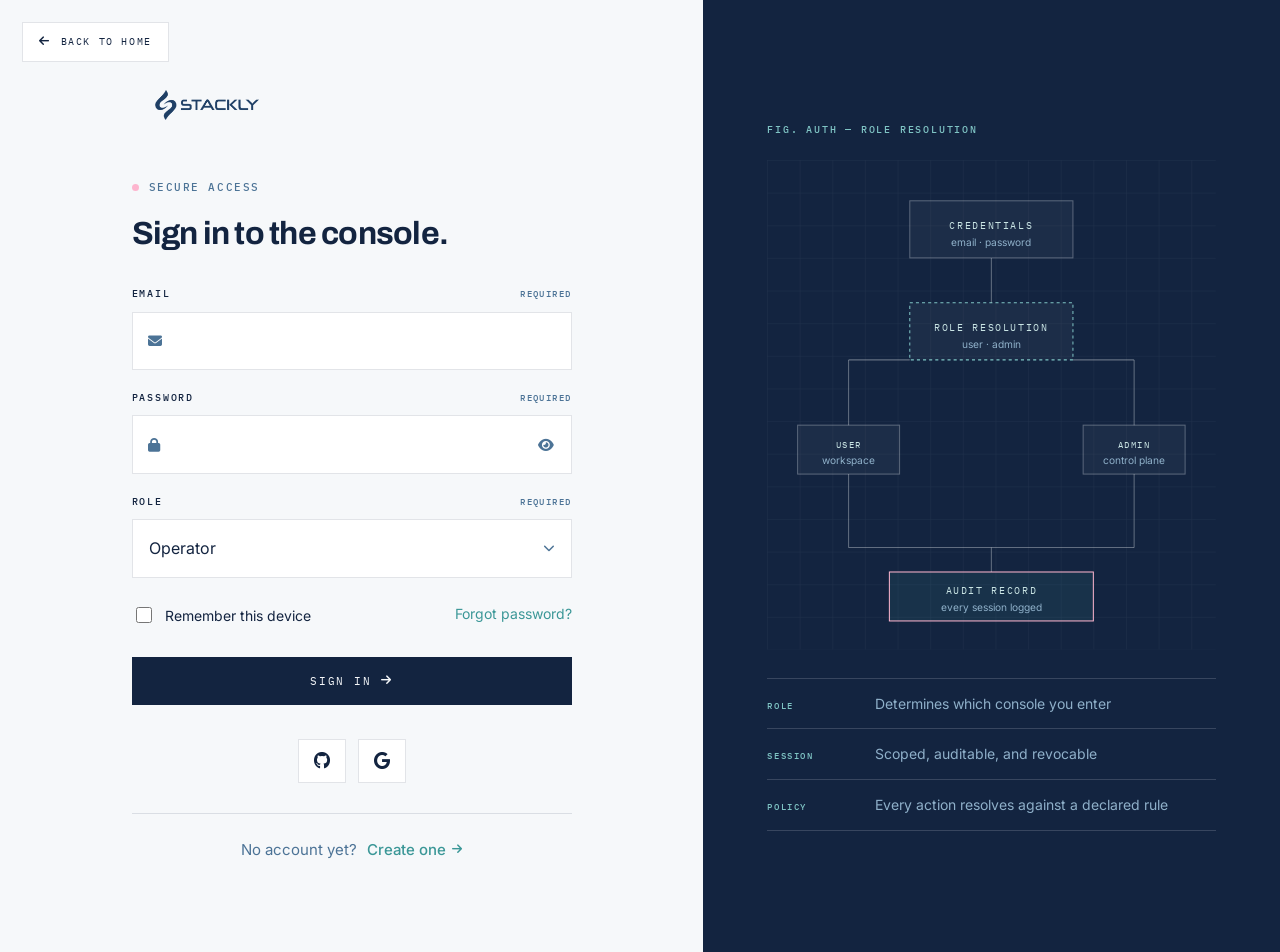
<file: html/login.html>
<!DOCTYPE html>
<html lang="en">

<head>
    <meta charset="UTF-8">
    <meta name="viewport" content="width=device-width, initial-scale=1">
    <title>Login — Stackly Enterprise Software Platform</title>
    <meta name="description" content="Sign in to the Stackly platform console.">
    <meta name="robots" content="noindex">

    <link rel="preconnect" href="https://fonts.googleapis.com">
    <link rel="preconnect" href="https://fonts.gstatic.com" crossorigin>
    <link
        href="https://fonts.googleapis.com/css2?family=Archivo:wght@500;600;700&family=IBM+Plex+Mono:wght@400;500&family=Inter:wght@400;500;600&display=swap"
        rel="stylesheet">
    <link rel="stylesheet" href="https://cdnjs.cloudflare.com/ajax/libs/font-awesome/6.5.1/css/all.min.css">
    <link rel="stylesheet" href="../global.css">
    <link rel="stylesheet" href="../css/login.css">
</head>

<body class="auth-body">

    <!-- ============================================================
     BACK TO HOME CHIP
     ============================================================ -->
    <a class="back-chip" href="../index.html">
        <i class="fa-solid fa-arrow-left" aria-hidden="true"></i>
        <span>BACK TO HOME</span>
    </a>

    <main class="auth">

        <div class="auth__grid">

            <!-- ============================================================
         FORM SIDE
         ============================================================ -->
            <section class="auth__form-side" aria-labelledby="login-title">

                <div class="auth__form-wrap">

                    <a class="brand auth__brand" href="../index.html" aria-label="Stackly — home">
                        <img class="brand__logo" src="../assets/logo.webp" alt="" width="34" height="34">
                        
                    </a>

                    <header class="auth__head">
                        <p class="auth__label mono">
                            <span class="sig-dot" aria-hidden="true"></span>
                            SECURE ACCESS
                        </p>
                        <h1 class="auth__title" id="login-title">Sign in to the console.</h1>

                    </header>

                    <form class="auth__form" id="loginForm" novalidate>

                        <!-- Email -->
                        <div class="field" data-field="email">
                            <label class="field__label" for="login-email">
                                <span class="field__label-text mono">EMAIL</span>
                                <span class="field__label-req mono">REQUIRED</span>
                            </label>
                            <div class="field__control">
                                <i class="fa-solid fa-envelope field__icon" aria-hidden="true"></i>
                                <input class="field__input" type="email" id="login-email" name="email"
                                    autocomplete="email" required aria-describedby="login-email-error">
                            </div>
                            <p class="field__error" id="login-email-error" data-error hidden></p>
                        </div>

                        <!-- Password -->
                        <div class="field" data-field="password">
                            <label class="field__label" for="login-password">
                                <span class="field__label-text mono">PASSWORD</span>
                                <span class="field__label-req mono">REQUIRED</span>
                            </label>
                            <div class="field__control">
                                <i class="fa-solid fa-lock field__icon" aria-hidden="true"></i>
                                <input class="field__input field__input--pw" type="password" id="login-password"
                                    name="password" autocomplete="current-password" required
                                    aria-describedby="login-password-error">
                                <button class="pw-toggle" type="button" id="pwToggle" aria-label="Show password"
                                    aria-pressed="false">
                                    <i class="fa-solid fa-eye" aria-hidden="true"></i>
                                </button>
                            </div>
                            <p class="field__error" id="login-password-error" data-error hidden></p>
                        </div>

                        <!-- Role (custom dropdown) -->
                        <div class="field" data-field="role">
                            <span class="field__label" id="role-label">
                                <span class="field__label-text mono">ROLE</span>
                                <span class="field__label-req mono">REQUIRED</span>
                            </span>

                            <div class="dropdown" id="roleDropdown">
                                <button class="dropdown__trigger" type="button" id="roleTrigger" aria-haspopup="listbox"
                                    aria-expanded="false" aria-labelledby="role-label roleTrigger">
                                    <span class="dropdown__value" id="roleValue" data-value="user">Operator</span>
                                    <i class="fa-solid fa-chevron-down dropdown__chev" aria-hidden="true"></i>
                                </button>

                                <div class="dropdown__menu" role="listbox" aria-labelledby="role-label" id="roleListbox"
                                    tabindex="-1">
                                    <div class="dropdown__option is-selected" role="option" aria-selected="true"
                                        data-value="user" tabindex="-1">
                                        <span class="dropdown__option-name">Operator</span>
                                        <span class="dropdown__option-desc mono">Workspace access</span>
                                    </div>
                                    <div class="dropdown__option" role="option" aria-selected="false" data-value="admin"
                                        tabindex="-1">
                                        <span class="dropdown__option-name">Administrator</span>
                                        <span class="dropdown__option-desc mono">Control plane access</span>
                                    </div>
                                </div>
                            </div>

                            <p class="field__error" id="login-role-error" data-error hidden></p>
                        </div>

                        <!-- Row: remember + forgot -->
                        <div class="auth__row">
                            <label class="check">
                                <input type="checkbox" id="login-remember" name="remember">
                                <span>Remember this device</span>
                            </label>
                            <a class="auth__link" href="../404.html">Forgot password?</a>
                        </div>

                        <!-- Submit -->
                        <button class="btn btn--primary auth__submit" type="submit">
                            SIGN IN <i class="fa-solid fa-arrow-right" aria-hidden="true"></i>
                        </button>

                        <!-- Social Sign-in options -->
                        <div class="auth__social">
                            <a class="auth__social-btn" href="../404.html" aria-label="Sign in with GitHub">
                                <i class="fa-brands fa-github" aria-hidden="true"></i>
                            </a>
                            <a class="auth__social-btn" href="../404.html" aria-label="Sign in with Google">
                                <i class="fa-brands fa-google" aria-hidden="true"></i>
                            </a>
                        </div>

                    </form>

                    <p class="auth__alt">
                        No account yet?
                        <a class="auth__alt-link" href="signup.html">
                            Create one <i class="fa-solid fa-arrow-right" aria-hidden="true"></i>
                        </a>
                    </p>

                </div>

            </section>

            <!-- ============================================================
         VISUAL SIDE
         ============================================================ -->
            <aside class="auth__visual-side" aria-hidden="true">

                <div class="auth__viz">

                    <p class="auth__viz-cap mono">FIG. AUTH — ROLE RESOLUTION</p>

                    <svg class="auth__viz-svg" viewBox="0 0 440 480" role="img"
                        aria-label="Diagram showing a login resolving into two role-based consoles">
                        <defs>
                            <pattern id="authGrid" width="32" height="32" patternUnits="userSpaceOnUse">
                                <path d="M32 0H0V32" fill="none" stroke="rgba(246,248,250,.06)" stroke-width="1" />
                            </pattern>
                        </defs>

                        <rect width="440" height="480" fill="url(#authGrid)" />

                        <!-- input -->
                        <rect class="av-node" x="140" y="40" width="160" height="56" />
                        <text class="av-label" x="220" y="68" text-anchor="middle">CREDENTIALS</text>
                        <text class="av-sub" x="220" y="84" text-anchor="middle">email · password</text>

                        <!-- role resolution -->
                        <rect class="av-node av-node--accent" x="140" y="140" width="160" height="56" />
                        <text class="av-label" x="220" y="168" text-anchor="middle">ROLE RESOLUTION</text>
                        <text class="av-sub" x="220" y="184" text-anchor="middle">user · admin</text>

                        <!-- branch -->
                        <line class="av-line" x1="220" y1="96" x2="220" y2="140" />
                        <line class="av-line" x1="140" y1="196" x2="80" y2="196" />
                        <line class="av-line" x1="80" y1="196" x2="80" y2="260" />
                        <line class="av-line" x1="300" y1="196" x2="360" y2="196" />
                        <line class="av-line" x1="360" y1="196" x2="360" y2="260" />

                        <!-- user branch -->
                        <rect class="av-node" x="30" y="260" width="100" height="48" />
                        <text class="av-label av-label--sm" x="80" y="282" text-anchor="middle">USER</text>
                        <text class="av-sub" x="80" y="298" text-anchor="middle">workspace</text>

                        <!-- admin branch -->
                        <rect class="av-node" x="310" y="260" width="100" height="48" />
                        <text class="av-label av-label--sm" x="360" y="282" text-anchor="middle">ADMIN</text>
                        <text class="av-sub" x="360" y="298" text-anchor="middle">control plane</text>

                        <!-- merge to audit -->
                        <line class="av-line" x1="80" y1="308" x2="80" y2="380" />
                        <line class="av-line" x1="360" y1="308" x2="360" y2="380" />
                        <line class="av-line" x1="80" y1="380" x2="360" y2="380" />

                        <rect class="av-node av-node--dark" x="120" y="404" width="200" height="48" />
                        <text class="av-label" x="220" y="426" text-anchor="middle">AUDIT RECORD</text>
                        <text class="av-sub" x="220" y="442" text-anchor="middle">every session logged</text>
                        <line class="av-line" x1="220" y1="380" x2="220" y2="404" />
                    </svg>

                    <ul class="auth__viz-list">
                        <li>
                            <span class="mono">ROLE</span>
                            <span>Determines which console you enter</span>
                        </li>
                        <li>
                            <span class="mono">SESSION</span>
                            <span>Scoped, auditable, and revocable</span>
                        </li>
                        <li>
                            <span class="mono">POLICY</span>
                            <span>Every action resolves against a declared rule</span>
                        </li>
                    </ul>

                </div>

            </aside>

        </div>

    </main>

    <script>
        /* ---------- Password visibility toggle ---------- */
        (function () {
            "use strict";

            var btn = document.getElementById("pwToggle");
            var input = document.getElementById("login-password");
            if (!btn || !input) return;

            btn.addEventListener("click", function () {
                var showing = input.getAttribute("type") === "text";
                input.setAttribute("type", showing ? "password" : "text");
                btn.setAttribute("aria-pressed", showing ? "false" : "true");
                btn.setAttribute("aria-label", showing ? "Show password" : "Hide password");
                var icon = btn.querySelector("i");
                if (icon) {
                    icon.classList.toggle("fa-eye", showing);
                    icon.classList.toggle("fa-eye-slash", !showing);
                }
                input.focus();
            });
        })();

        /* ---------- Custom role dropdown (listbox) ---------- */
        (function () {
            "use strict";

            var root = document.getElementById("roleDropdown");
            var trigger = document.getElementById("roleTrigger");
            var listbox = document.getElementById("roleListbox");
            var valueEl = document.getElementById("roleValue");
            var field = document.querySelector('[data-field="role"]');
            var options = listbox ? listbox.querySelectorAll('[role="option"]') : [];

            if (!root || !trigger || !listbox || !valueEl) return;

            var currentIndex = 0;
            var open = false;

            function setOpen(state) {
                open = state;
                root.classList.toggle("is-open", open);
                trigger.setAttribute("aria-expanded", open ? "true" : "false");
                if (open) {
                    var sel = getSelectedIndex();
                    if (sel > -1) { options[sel].focus(); }
                }
            }

            function getSelectedIndex() {
                for (var i = 0; i < options.length; i++) {
                    if (options[i].getAttribute("aria-selected") === "true") return i;
                }
                return 0;
            }

            function select(index) {
                if (index < 0 || index >= options.length) return;
                for (var i = 0; i < options.length; i++) {
                    var on = i === index;
                    options[i].setAttribute("aria-selected", on ? "true" : "false");
                    options[i].classList.toggle("is-selected", on);
                }
                var val = options[index].getAttribute("data-value");
                var label = options[index].querySelector(".dropdown__option-name");
                valueEl.setAttribute("data-value", val);
                valueEl.textContent = label ? label.textContent : val;
                currentIndex = index;

                if (field) {
                    field.classList.remove("has-error");
                    var err = field.querySelector(".field__error");
                    if (err) { err.textContent = ""; err.hidden = true; }
                }

                setOpen(false);
                trigger.focus();
            }

            trigger.addEventListener("click", function () {
                setOpen(!open);
            });

            trigger.addEventListener("keydown", function (e) {
                if (e.key === "ArrowDown" || e.key === "ArrowUp" || e.key === "Enter" || e.key === " ") {
                    e.preventDefault();
                    if (!open) { setOpen(true); return; }
                    var delta = (e.key === "ArrowDown" || e.key === " ") ? 1 : -1;
                    currentIndex = (currentIndex + delta + options.length) % options.length;
                    options[currentIndex].focus();
                }
                if (e.key === "Escape" && open) {
                    e.preventDefault();
                    setOpen(false);
                }
            });

            for (var i = 0; i < options.length; i++) {
                (function (opt, idx) {
                    opt.addEventListener("click", function () { select(idx); });

                    opt.addEventListener("keydown", function (e) {
                        if (e.key === "ArrowDown") {
                            e.preventDefault();
                            var n = (idx + 1) % options.length;
                            options[n].focus();
                            currentIndex = n;
                        } else if (e.key === "ArrowUp") {
                            e.preventDefault();
                            var p = (idx - 1 + options.length) % options.length;
                            options[p].focus();
                            currentIndex = p;
                        } else if (e.key === "Enter" || e.key === " ") {
                            e.preventDefault();
                            select(idx);
                        } else if (e.key === "Escape") {
                            e.preventDefault();
                            setOpen(false);
                            trigger.focus();
                        } else if (e.key === "Tab") {
                            setOpen(false);
                        }
                    });
                })(options[i], i);
            }

            document.addEventListener("click", function (e) {
                if (open && !root.contains(e.target)) { setOpen(false); }
            });
        })();

        /* ---------- Login form ---------- */
        (function () {
            "use strict";

            var form = document.getElementById("loginForm");
            if (!form) return;

            var emailField = form.querySelector('[data-field="email"]');
            var pwField = form.querySelector('[data-field="password"]');
            var roleField = form.querySelector('[data-field="role"]');

            var emailInput = form.querySelector("#login-email");
            var pwInput = form.querySelector("#login-password");
            var roleValue = form.querySelector("#roleValue");

            function getError(field) { return field ? field.querySelector(".field__error") : null; }

            function setError(field, msg) {
                if (!field) return;
                field.classList.add("has-error");
                var err = getError(field);
                if (err) { err.textContent = msg; err.hidden = false; }
            }

            function clearError(field) {
                if (!field) return;
                field.classList.remove("has-error");
                var err = getError(field);
                if (err) { err.textContent = ""; err.hidden = true; }
            }

            function isEmail(v) {
                return /^[^\s@]+@[^\s@]+\.[^\s@]{2,}$/.test(String(v).trim());
            }

            emailInput.addEventListener("input", function () { clearError(emailField); });
            pwInput.addEventListener("input", function () { clearError(pwField); });

            form.addEventListener("submit", function (e) {
                e.preventDefault();

                clearError(emailField);
                clearError(pwField);
                clearError(roleField);

                var ok = true;
                var firstInvalid = null;

                if (!emailInput.value.trim()) {
                    setError(emailField, "Email is required.");
                    ok = false; if (!firstInvalid) firstInvalid = emailInput;
                } else if (!isEmail(emailInput.value)) {
                    setError(emailField, "Enter a valid email address.");
                    ok = false; if (!firstInvalid) firstInvalid = emailInput;
                }

                if (!pwInput.value.trim()) {
                    setError(pwField, "Password is required.");
                    ok = false; if (!firstInvalid) firstInvalid = pwInput;
                }

                var role = roleValue ? roleValue.getAttribute("data-value") : "user";
                if (!role || (role !== "user" && role !== "admin")) {
                    setError(roleField, "Select a role.");
                    ok = false;
                }

                if (!ok) {
                    if (firstInvalid) { firstInvalid.focus(); }
                    return;
                }

                var email = emailInput.value.trim();

                try {
                    localStorage.setItem("stackly_user_email", email);
                    localStorage.setItem("stackly_user_role", role);
                } catch (err) { /* storage unavailable — continue anyway */ }

                window.location.href = (role === "admin") ? "admin.html" : "user.html";
            });

            /* bfcache: clear stale values */
            window.addEventListener("pageshow", function (e) {
                var nav = performance.getEntriesByType
                    ? performance.getEntriesByType("navigation")[0]
                    : null;
                var isBack = e.persisted || (nav && nav.type === "back_forward");
                if (isBack) {
                    form.reset();
                    clearError(emailField);
                    clearError(pwField);
                    clearError(roleField);
                }
            });
        })();
    </script>

</body>

</html>
</file>
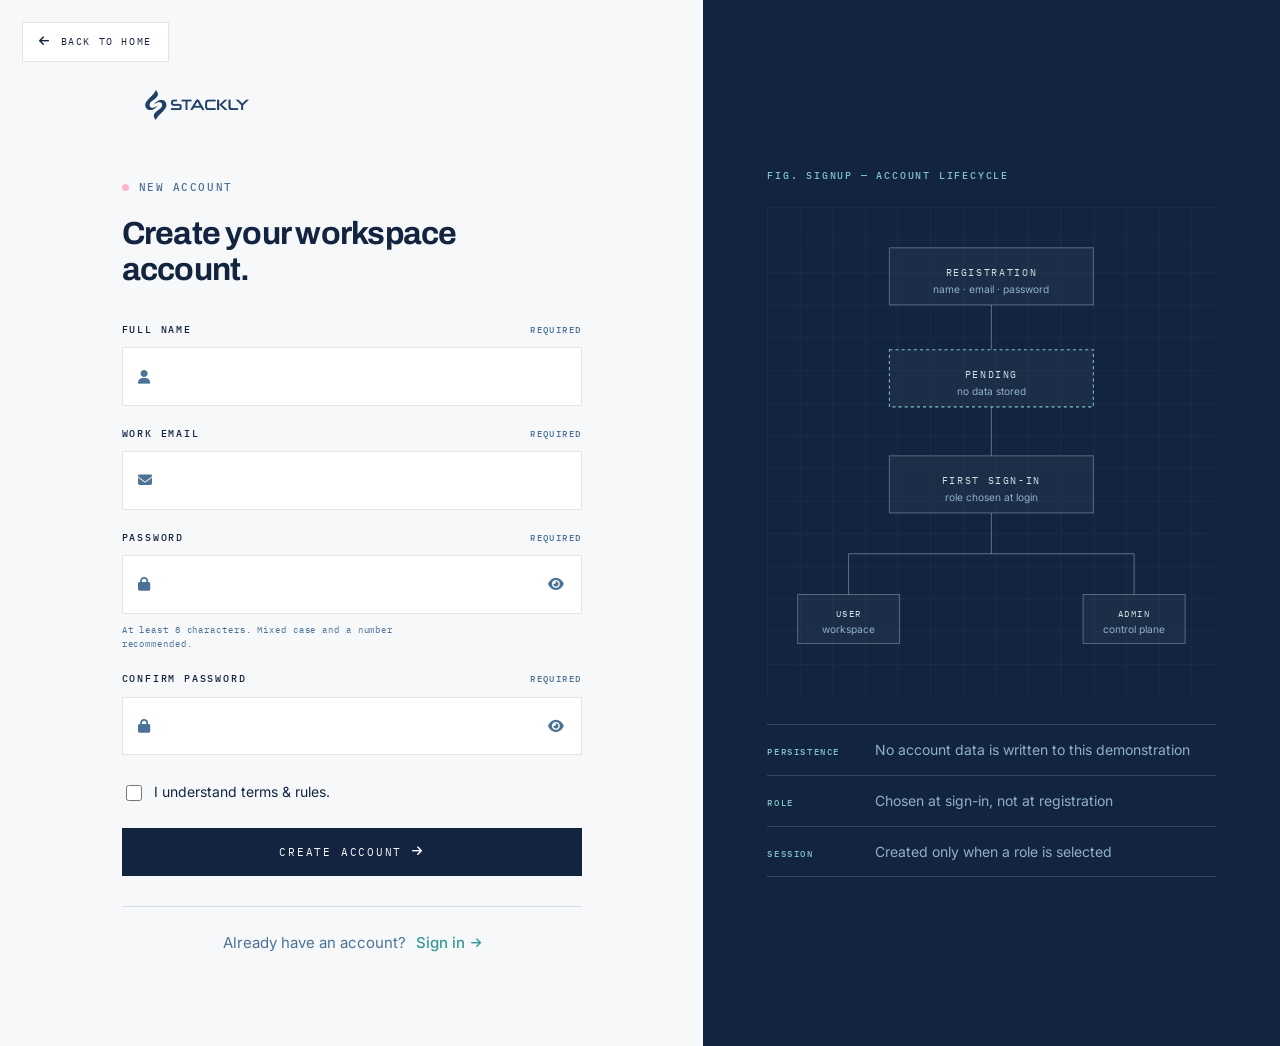
<file: html/signup.html>
<!DOCTYPE html>
<html lang="en">

<head>
    <meta charset="UTF-8">
    <meta name="viewport" content="width=device-width, initial-scale=1">
    <title>Sign up — Stackly Enterprise Software Platform</title>
    <meta name="description" content="Create a Stackly platform account.">
    <meta name="robots" content="noindex">

    <link rel="preconnect" href="https://fonts.googleapis.com">
    <link rel="preconnect" href="https://fonts.gstatic.com" crossorigin>
    <link
        href="https://fonts.googleapis.com/css2?family=Archivo:wght@500;600;700&family=IBM+Plex+Mono:wght@400;500&family=Inter:wght@400;500;600&display=swap"
        rel="stylesheet">
    <link rel="stylesheet" href="https://cdnjs.cloudflare.com/ajax/libs/font-awesome/6.5.1/css/all.min.css">
    <link rel="stylesheet" href="../global.css">
    <link rel="stylesheet" href="../css/signup.css">
</head>

<body class="auth-body">

    <!-- ============================================================
     BACK TO HOME CHIP
     ============================================================ -->
    <a class="back-chip" href="../index.html">
        <i class="fa-solid fa-arrow-left" aria-hidden="true"></i>
        <span>BACK TO HOME</span>
    </a>

    <main class="auth">

        <div class="auth__grid">

            <!-- ============================================================
         FORM SIDE
         ============================================================ -->
            <section class="auth__form-side" aria-labelledby="signup-title">

                <div class="auth__form-wrap">

                    <a class="brand auth__brand" href="../index.html" aria-label="Stackly — home">
                        <img class="brand__logo" src="../assets/logo.webp" alt="" width="34" height="34">
                       
                    </a>

                    <header class="auth__head">
                        <p class="auth__label mono">
                            <span class="sig-dot" aria-hidden="true"></span>
                            NEW ACCOUNT
                        </p>
                        <h1 class="auth__title" id="signup-title">Create your workspace account.</h1>
                    </header>

                    <form class="auth__form" id="signupForm" novalidate>

                        <!-- Name -->
                        <div class="field" data-field="name">
                            <label class="field__label" for="su-name">
                                <span class="field__label-text mono">FULL NAME</span>
                                <span class="field__label-req mono">REQUIRED</span>
                            </label>
                            <div class="field__control">
                                <i class="fa-solid fa-user field__icon" aria-hidden="true"></i>
                                <input class="field__input" type="text" id="su-name" name="name" autocomplete="name"
                                    required aria-describedby="su-name-error">
                            </div>
                            <p class="field__error" id="su-name-error" data-error hidden></p>
                        </div>

                        <!-- Email -->
                        <div class="field" data-field="email">
                            <label class="field__label" for="su-email">
                                <span class="field__label-text mono">WORK EMAIL</span>
                                <span class="field__label-req mono">REQUIRED</span>
                            </label>
                            <div class="field__control">
                                <i class="fa-solid fa-envelope field__icon" aria-hidden="true"></i>
                                <input class="field__input" type="email" id="su-email" name="email" autocomplete="email"
                                    required aria-describedby="su-email-error">
                            </div>
                            <p class="field__error" id="su-email-error" data-error hidden></p>
                        </div>

                        <!-- Password -->
                        <div class="field" data-field="password">
                            <label class="field__label" for="su-password">
                                <span class="field__label-text mono">PASSWORD</span>
                                <span class="field__label-req mono">REQUIRED</span>
                            </label>
                            <div class="field__control">
                                <i class="fa-solid fa-lock field__icon" aria-hidden="true"></i>
                                <input class="field__input field__input--pw" type="password" id="su-password"
                                    name="password" autocomplete="new-password" required minlength="8"
                                    aria-describedby="su-password-error su-password-hint">
                                <button class="pw-toggle" type="button" id="pwToggleSu" data-target="su-password"
                                    aria-label="Show password" aria-pressed="false">
                                    <i class="fa-solid fa-eye" aria-hidden="true"></i>
                                </button>
                            </div>
                            <p class="field__hint" id="su-password-hint">
                                At least 8 characters. Mixed case and a number recommended.
                            </p>
                            <p class="field__error" id="su-password-error" data-error hidden></p>
                        </div>

                        <!-- Confirm password -->
                        <div class="field" data-field="confirm">
                            <label class="field__label" for="su-confirm">
                                <span class="field__label-text mono">CONFIRM PASSWORD</span>
                                <span class="field__label-req mono">REQUIRED</span>
                            </label>
                            <div class="field__control">
                                <i class="fa-solid fa-lock field__icon" aria-hidden="true"></i>
                                <input class="field__input field__input--pw" type="password" id="su-confirm"
                                    name="confirm" autocomplete="new-password" required
                                    aria-describedby="su-confirm-error">
                                <button class="pw-toggle" type="button" id="pwToggleCf" data-target="su-confirm"
                                    aria-label="Show password" aria-pressed="false">
                                    <i class="fa-solid fa-eye" aria-hidden="true"></i>
                                </button>
                            </div>
                            <p class="field__error" id="su-confirm-error" data-error hidden></p>
                        </div>

                        <!-- Terms -->
                        <label class="consent">
                            <input type="checkbox" id="su-terms" name="terms" required>
                            <span>
                                I understand terms & rules.
                            </span>
                        </label>

                        <p class="field__error" id="su-terms-error" data-error hidden></p>

                        <!-- Submit -->
                        <button class="btn btn--primary auth__submit" type="submit">
                            CREATE ACCOUNT <i class="fa-solid fa-arrow-right" aria-hidden="true"></i>
                        </button>

 

                    </form>

                    <p class="auth__alt">
                        Already have an account?
                        <a class="auth__alt-link" href="login.html">
                            Sign in <i class="fa-solid fa-arrow-right" aria-hidden="true"></i>
                        </a>
                    </p>

                </div>

            </section>

            <!-- ============================================================
         VISUAL SIDE
         ============================================================ -->
            <aside class="auth__visual-side" aria-hidden="true">

                <div class="auth__viz">

                    <p class="auth__viz-cap mono">FIG. SIGNUP — ACCOUNT LIFECYCLE</p>

                    <svg class="auth__viz-svg" viewBox="0 0 440 480" role="img"
                        aria-label="Diagram showing account creation, activation at first sign-in, and role assignment">
                        <defs>
                            <pattern id="suGrid" width="32" height="32" patternUnits="userSpaceOnUse">
                                <path d="M32 0H0V32" fill="none" stroke="rgba(246,248,250,.06)" stroke-width="1" />
                            </pattern>
                        </defs>

                        <rect width="440" height="480" fill="url(#suGrid)" />

                        <!-- registration -->
                        <rect class="sv-node" x="120" y="40" width="200" height="56" />
                        <text class="sv-label" x="220" y="68" text-anchor="middle">REGISTRATION</text>
                        <text class="sv-sub" x="220" y="84" text-anchor="middle">name · email · password</text>

                        <!-- pending -->
                        <rect class="sv-node sv-node--accent" x="120" y="140" width="200" height="56" />
                        <text class="sv-label" x="220" y="168" text-anchor="middle">PENDING</text>
                        <text class="sv-sub" x="220" y="184" text-anchor="middle">no data stored</text>

                        <!-- role assignment at sign-in -->
                        <rect class="sv-node" x="120" y="244" width="200" height="56" />
                        <text class="sv-label" x="220" y="272" text-anchor="middle">FIRST SIGN-IN</text>
                        <text class="sv-sub" x="220" y="288" text-anchor="middle">role chosen at login</text>

                        <!-- split into two consoles -->
                        <line class="sv-line" x1="220" y1="96" x2="220" y2="140" />
                        <line class="sv-line" x1="220" y1="196" x2="220" y2="244" />
                        <line class="sv-line" x1="220" y1="300" x2="220" y2="340" />
                        <line class="sv-line" x1="220" y1="340" x2="80" y2="340" />
                        <line class="sv-line" x1="220" y1="340" x2="360" y2="340" />
                        <line class="sv-line" x1="80" y1="340" x2="80" y2="380" />
                        <line class="sv-line" x1="360" y1="340" x2="360" y2="380" />

                        <rect class="sv-node" x="30" y="380" width="100" height="48" />
                        <rect class="sv-node" x="310" y="380" width="100" height="48" />
                        <text class="sv-label sv-label--sm" x="80" y="402" text-anchor="middle">USER</text>
                        <text class="sv-sub" x="80" y="418" text-anchor="middle">workspace</text>
                        <text class="sv-label sv-label--sm" x="360" y="402" text-anchor="middle">ADMIN</text>
                        <text class="sv-sub" x="360" y="418" text-anchor="middle">control plane</text>
                    </svg>

                    <ul class="auth__viz-list">
                        <li>
                            <span class="mono">PERSISTENCE</span>
                            <span>No account data is written to this demonstration</span>
                        </li>
                        <li>
                            <span class="mono">ROLE</span>
                            <span>Chosen at sign-in, not at registration</span>
                        </li>
                        <li>
                            <span class="mono">SESSION</span>
                            <span>Created only when a role is selected</span>
                        </li>
                    </ul>

                </div>

            </aside>

        </div>

    </main>

    <script>
        /* ---------- Password visibility toggles (multiple) ---------- */
        (function () {
            "use strict";

            var toggles = document.querySelectorAll(".pw-toggle[data-target]");

            for (var i = 0; i < toggles.length; i++) {
                (function (btn) {
                    var targetId = btn.getAttribute("data-target");
                    var input = document.getElementById(targetId);
                    if (!input) return;

                    btn.addEventListener("click", function () {
                        var showing = input.getAttribute("type") === "text";
                        input.setAttribute("type", showing ? "password" : "text");
                        btn.setAttribute("aria-pressed", showing ? "false" : "true");
                        btn.setAttribute("aria-label", showing ? "Show password" : "Hide password");
                        var icon = btn.querySelector("i");
                        if (icon) {
                            icon.classList.toggle("fa-eye", showing);
                            icon.classList.toggle("fa-eye-slash", !showing);
                        }
                        input.focus();
                    });
                })(toggles[i]);
            }
        })();

        /* ---------- Signup form ---------- */
        (function () {
            "use strict";

            var form = document.getElementById("signupForm");
            if (!form) return;

            var nameField = form.querySelector('[data-field="name"]');
            var emailField = form.querySelector('[data-field="email"]');
            var pwField = form.querySelector('[data-field="password"]');
            var confirmField = form.querySelector('[data-field="confirm"]');

            var nameInput = form.querySelector("#su-name");
            var emailInput = form.querySelector("#su-email");
            var pwInput = form.querySelector("#su-password");
            var confirmInput = form.querySelector("#su-confirm");
            var termsInput = form.querySelector("#su-terms");
            var termsError = form.querySelector("#su-terms-error");

            function getError(field) { return field ? field.querySelector(".field__error") : null; }

            function setError(field, msg) {
                if (!field) return;
                field.classList.add("has-error");
                var err = getError(field);
                if (err) { err.textContent = msg; err.hidden = false; }
            }

            function clearError(field) {
                if (!field) return;
                field.classList.remove("has-error");
                var err = getError(field);
                if (err) { err.textContent = ""; err.hidden = true; }
            }

            function clearAll() {
                clearError(nameField);
                clearError(emailField);
                clearError(pwField);
                clearError(confirmField);
                if (termsError) { termsError.textContent = ""; termsError.hidden = true; }
                if (termsInput) { termsInput.closest(".consent").classList.remove("has-error"); }
            }

            function isEmail(v) {
                return /^[^\s@]+@[^\s@]+\.[^\s@]{2,}$/.test(String(v).trim());
            }

            [nameInput, emailInput, pwInput, confirmInput].forEach(function (input) {
                if (!input) return;
                input.addEventListener("input", function () {
                    clearError(input.closest(".field"));
                });
            });

            if (termsInput) {
                termsInput.addEventListener("change", function () {
                    if (termsError) { termsError.textContent = ""; termsError.hidden = true; }
                    termsInput.closest(".consent").classList.remove("has-error");
                });
            }

            form.addEventListener("submit", function (e) {
                e.preventDefault();
                clearAll();

                var ok = true;
                var firstInvalid = null;

                if (!nameInput.value.trim()) {
                    setError(nameField, "Name is required.");
                    ok = false; if (!firstInvalid) firstInvalid = nameInput;
                } else if (nameInput.value.trim().length < 2) {
                    setError(nameField, "Enter at least two characters.");
                    ok = false; if (!firstInvalid) firstInvalid = nameInput;
                }

                if (!emailInput.value.trim()) {
                    setError(emailField, "Email is required.");
                    ok = false; if (!firstInvalid) firstInvalid = emailInput;
                } else if (!isEmail(emailInput.value)) {
                    setError(emailField, "Enter a valid email address.");
                    ok = false; if (!firstInvalid) firstInvalid = emailInput;
                }

                if (!pwInput.value) {
                    setError(pwField, "Password is required.");
                    ok = false; if (!firstInvalid) firstInvalid = pwInput;
                } else if (pwInput.value.length < 8) {
                    setError(pwField, "Password must be at least 8 characters.");
                    ok = false; if (!firstInvalid) firstInvalid = pwInput;
                }

                if (!confirmInput.value) {
                    setError(confirmField, "Please confirm your password.");
                    ok = false; if (!firstInvalid) firstInvalid = confirmInput;
                } else if (confirmInput.value !== pwInput.value) {
                    setError(confirmField, "Passwords do not match.");
                    ok = false; if (!firstInvalid) firstInvalid = confirmInput;
                }

                if (termsInput && !termsInput.checked) {
                    if (termsError) {
                        termsError.textContent = "Please confirm the acknowledgement above.";
                        termsError.hidden = false;
                    }
                    termsInput.closest(".consent").classList.add("has-error");
                    ok = false;
                    if (!firstInvalid) firstInvalid = termsInput;
                }

                if (!ok) {
                    if (firstInvalid) { firstInvalid.focus(); }
                    return;
                }

                /* Signup does not persist account data. */
                form.reset();
                clearAll();
                window.location.href = "login.html";
            });

            form.addEventListener("reset", function () {
                window.setTimeout(clearAll, 0);
            });

            /* bfcache: clear stale values */
            window.addEventListener("pageshow", function (e) {
                var nav = performance.getEntriesByType
                    ? performance.getEntriesByType("navigation")[0]
                    : null;
                var isBack = e.persisted || (nav && nav.type === "back_forward");
                if (isBack) {
                    form.reset();
                    clearAll();
                }
            });
        })();
    </script>

</body>

</html>
</file>
<file: global.css>
/* ==========================================================================
   STACKLY — global.css
   Shared tokens · reset · typography · header · overlay · footer ·
   buttons · link-arrow · utilities · reveal system
   ========================================================================== */

/* ---------------------------------------------------------------
   1. TOKENS
   --------------------------------------------------------------- */
:root {
  /* palette */
  --navy-900: #132440;
  --navy-700: #16476A;
  --teal-500: #3B9797;
  --blush-300: #FDB5CE;

  /* derived tints */
  --teal-300: #7FC4C4;
  --teal-100: #C9E4E4;
  --steel-400: #4C7396;
  --steel-200: #8FB0C9;
  --blush-100: #FDE0EA;

  /* surfaces */
  --canvas: #F6F8FA;
  --canvas-dim: #EAEFF3;

  /* hairlines */
  --rule: rgba(19, 36, 64, .12);
  --rule-dark: rgba(246, 248, 250, .16);
  --grid-line: rgba(19, 36, 64, .07);

  /* chart ramp */
  --chart-1: #3B9797;
  --chart-2: #16476A;
  --chart-3: #FDB5CE;
  --chart-4: #132440;
  --chart-5: #7FC4C4;
  --chart-6: #8FB0C9;
  --chart-grid: rgba(19, 36, 64, .10);
  --chart-axis: rgba(19, 36, 64, .38);

  /* functional (desaturated, defined once) */
  --ok: #4F8A6B;
  --warn: #B08A4A;
  --err: #A85A5A;

  /* motion */
  --ease-out: cubic-bezier(.22, .61, .36, 1);
  --dur-reveal: .62s;

  /* type */
  --font-display: 'Archivo', system-ui, -apple-system, sans-serif;
  --font-body: 'Inter', system-ui, -apple-system, sans-serif;
  --font-mono: 'IBM Plex Mono', ui-monospace, 'SFMono-Regular', Menlo, monospace;

  /* layout */
  --header-h: 76px;
  --container: 1280px;
  --gutter: clamp(20px, 4vw, 56px);
}

/* ---------------------------------------------------------------
   2. RESET
   --------------------------------------------------------------- */
*,
*::before,
*::after {
  box-sizing: border-box;
}

html {
  -webkit-text-size-adjust: 100%;
  scroll-behavior: smooth;
  overflow-x: hidden;
}

body {
  margin: 0;
  padding-top: var(--header-h);
  background: var(--canvas);
  color: var(--navy-900);
  font-family: var(--font-body);
  font-size: 1rem;
  line-height: 1.65;
  -webkit-font-smoothing: antialiased;
  -moz-osx-font-smoothing: grayscale;
  overflow-x: hidden;
}

html.is-locked,
body.is-locked {
  overflow: hidden !important;
  height: 100% !important;
  touch-action: none !important;
}

h1,
h2,
h3,
h4,
h5,
h6,
p,
figure,
blockquote,
dl,
dd,
ul,
ol {
  margin: 0;
  padding: 0;
}

ul,
ol {
  list-style: none;
}

img,
svg,
video {
  display: block;
  max-width: 100%;
  height: auto;
}

a {
  color: inherit;
  text-decoration: none;
}

button,
input,
select,
textarea {
  font: inherit;
  color: inherit;
}

button {
  background: none;
  border: 0;
  cursor: pointer;
}

table {
  border-collapse: collapse;
  width: 100%;
}

/* ---------------------------------------------------------------
   3. BASE TYPOGRAPHY
   --------------------------------------------------------------- */
h1,
h2,
h3,
h4 {
  font-family: var(--font-display);
  font-weight: 700;
  line-height: 1.06;
  letter-spacing: -.018em;
}

p {
  max-width: 68ch;
}

strong {
  font-weight: 600;
}

::selection {
  background: var(--teal-100);
  color: var(--navy-900);
}

[data-count],
.counter__val,
.bar__val,
.panel-row__val,
.gauge__num,
td,
th {
  font-variant-numeric: tabular-nums;
}

:focus-visible {
  outline: 2px solid var(--teal-500);
  outline-offset: 2px;
  border-radius: 2px;
}

/* ---------------------------------------------------------------
   4. UTILITIES
   --------------------------------------------------------------- */
.container {
  width: 100%;
  max-width: var(--container);
  margin-inline: auto;
  padding-inline: var(--gutter);
}

.mono {
  font-family: var(--font-mono);
  font-size: .6875rem;
  letter-spacing: .14em;
  text-transform: uppercase;
  font-weight: 500;
}

.sr-only {
  position: absolute;
  width: 1px;
  height: 1px;
  padding: 0;
  margin: -1px;
  overflow: hidden;
  clip: rect(0 0 0 0);
  white-space: nowrap;
  border: 0;
}

.skip-link {
  position: absolute;
  left: -9999px;
  top: 0;
  z-index: 600;
  padding: 12px 20px;
  background: var(--navy-900);
  color: var(--canvas);
  font-family: var(--font-mono);
  font-size: .75rem;
  letter-spacing: .12em;
}

.skip-link:focus {
  left: var(--gutter);
  top: 12px;
}

.lead {
  font-size: clamp(1.0625rem, 1.4vw, 1.1875rem);
  line-height: 1.6;
  color: var(--steel-400);
  max-width: 62ch;
}

.note {
  font-family: var(--font-mono);
  font-size: .6875rem;
  letter-spacing: .08em;
  color: var(--steel-400);
  margin-top: 16px;
  text-transform: none;
}

.note--dark {
  color: var(--steel-200);
}

.grid-bg {
  background-image:
    linear-gradient(var(--grid-line) 1px, transparent 1px),
    linear-gradient(90deg, var(--grid-line) 1px, transparent 1px);
  background-size: 40px 40px;
}

.sig-dot {
  display: inline-block;
  width: 7px;
  height: 7px;
  border-radius: 50%;
  background: var(--blush-300);
  flex: none;
  animation: sig-pulse 2.6s ease-in-out infinite;
}

@keyframes sig-pulse {

  0%,
  100% {
    opacity: 1;
  }

  50% {
    opacity: .32;
  }
}

.chip {
  display: inline-flex;
  align-items: center;
  gap: 7px;
  padding: 5px 10px;
  border: 1px solid var(--rule);
  font-family: var(--font-mono);
  font-size: .625rem;
  letter-spacing: .14em;
  text-transform: uppercase;
  color: var(--steel-400);
}

.chip--live {
  border-color: var(--teal-500);
  color: var(--teal-500);
}

.chip--ph {
  border-color: var(--blush-300);
  color: var(--navy-900);
  background: var(--blush-100);
}

.section {
  padding: clamp(72px, 9vw, 128px) 0;
}

.section--dim {
  background: var(--canvas-dim);
}

.section--dark {
  background: var(--navy-900);
  color: var(--canvas);
}

.section--dark .lead {
  color: var(--steel-200);
}

.section--dark .note {
  color: var(--steel-200);
}

.sec-label {
  font-family: var(--font-mono);
  font-size: .6875rem;
  letter-spacing: .18em;
  text-transform: uppercase;
  color: var(--teal-500);
  margin-bottom: 22px;
}

.sec-head--dark .sec-label,
.section--dark .sec-label {
  color: var(--teal-300);
}

.sec-title {
  font-size: clamp(1.9rem, 3.6vw, 3rem);
  max-width: 20ch;
}

.sec-lead {
  margin-top: 20px;
  font-size: 1.0625rem;
  line-height: 1.65;
  color: var(--steel-400);
  max-width: 58ch;
}

.section--dark .sec-lead {
  color: var(--steel-200);
}

.sec-head {
  margin-bottom: clamp(40px, 5vw, 68px);
}

.sec-head--split {
  display: grid;
  grid-template-columns: minmax(0, 1.1fr) minmax(0, 1fr);
  gap: 40px;
  align-items: end;
}

.sec-head--split .sec-lead {
  margin-top: 0;
}

/* ---------------------------------------------------------------
   5. BUTTONS
   --------------------------------------------------------------- */
.btn {
  display: inline-flex;
  align-items: center;
  justify-content: center;
  gap: 10px;
  min-height: 48px;
  padding: 13px 26px;
  font-family: var(--font-mono);
  font-size: .6875rem;
  letter-spacing: .16em;
  text-transform: uppercase;
  border: 1px solid transparent;
  cursor: pointer;
  transition: background-color .35s var(--ease-out),
    color .35s var(--ease-out),
    border-color .35s var(--ease-out);
}

.btn i {
  font-size: .72rem;
  transition: transform .4s var(--ease-out);
}

.btn:hover i {
  transform: translateX(5px);
}

.btn--primary {
  background: var(--navy-900);
  color: var(--canvas);
  border-color: var(--navy-900);
}

.btn--primary:hover {
  background: var(--navy-700);
  border-color: var(--navy-700);
}

.btn--blush {
  background: var(--blush-300);
  color: var(--navy-900);
  border-color: var(--blush-300);
}

.btn--blush:hover {
  background: var(--blush-100);
  border-color: var(--blush-100);
}

.btn--ghost {
  background: transparent;
  color: var(--navy-900);
  border-color: var(--rule);
}

.btn--ghost:hover {
  border-color: var(--teal-500);
  color: var(--teal-500);
}

.btn--ghost-dark {
  background: transparent;
  color: var(--canvas);
  border-color: var(--rule-dark);
}

.btn--ghost-dark:hover {
  border-color: var(--teal-300);
  color: var(--teal-300);
}

.btn--chip {
  min-height: 40px;
  padding: 9px 18px;
  border: 1px solid var(--rule);
  color: var(--navy-900);
  background: transparent;
}

.btn--chip:hover {
  border-color: var(--teal-500);
  color: var(--teal-500);
}

/* ---------------------------------------------------------------
   6. LINK ARROW
   --------------------------------------------------------------- */
.link-arrow {
  display: inline-flex;
  align-items: center;
  gap: 10px;
  margin-top: 32px;
  font-family: var(--font-mono);
  font-size: .6875rem;
  letter-spacing: .16em;
  text-transform: uppercase;
  color: var(--teal-500);
  padding-bottom: 4px;
  border-bottom: 1px solid transparent;
  transition: border-color .4s var(--ease-out);
}

.link-arrow:hover {
  border-bottom-color: var(--teal-500);
}

.link-arrow i {
  font-size: .72rem;
  transition: transform .4s var(--ease-out);
}

.link-arrow:hover i {
  transform: translateX(6px);
}

.link-arrow--dark {
  color: var(--teal-300);
}

.link-arrow--dark:hover {
  border-bottom-color: var(--teal-300);
}

/* ---------------------------------------------------------------
   7. LOGO TREATMENT
   --------------------------------------------------------------- */
img[src*="logo"] {
  filter: brightness(0) saturate(100%) invert(19%) sepia(28%) saturate(1819%) hue-rotate(178deg) brightness(94%) contrast(88%) !important;
}

.on-dark img[src*="logo"] {
  filter: brightness(0) saturate(100%) invert(83%) sepia(21%) saturate(814%) hue-rotate(287deg) brightness(103%) contrast(98%) !important;
}

/* ---------------------------------------------------------------
   8. HEADER
   --------------------------------------------------------------- */
.site-header {
  position: fixed;
  top: 0;
  left: 0;
  right: 0;
  z-index: 150;
  background: var(--canvas);
  border-bottom: 1px solid var(--rule);
}

.header__inner {
  display: flex;
  align-items: center;
  justify-content: space-between;
  gap: 32px;
  height: var(--header-h);
}

.brand {
  display: inline-flex;
  align-items: center;
  gap: 11px;
  flex: none;
}

.brand__logo {
  width: 150px;
  height: 30px;
  object-fit: contain;
}

.brand__name {
  font-family: var(--font-display);
  font-weight: 700;
  font-size: 1.0625rem;
  letter-spacing: .08em;
  color: var(--navy-900);
}

.on-dark .brand__name {
  color: var(--canvas);
}

.nav__list {
  display: flex;
  align-items: center;
  gap: 34px;
}

.nav__link {
  position: relative;
  display: inline-block;
  padding: 6px 0;
  font-size: .875rem;
  font-weight: 500;
  color: var(--navy-900);
  transition: color .3s var(--ease-out);
}

.nav__link::after {
  content: "";
  position: absolute;
  left: 0;
  bottom: 0;
  height: 2px;
  width: 100%;
  background: var(--teal-500);
  transform: scaleX(0);
  transform-origin: left;
  transition: transform .4s var(--ease-out);
}

.nav__link:hover {
  color: var(--teal-500);
}

.nav__link:hover::after,
.nav__link.is-active::after {
  transform: scaleX(1);
}

.nav__link.is-active {
  color: var(--teal-500);
}

.header__actions {
  display: flex;
  align-items: center;
  gap: 16px;
}

/* Hamburger — hidden on desktop, shown at ≤900px */
.menu-btn {
  display: none;
  align-items: center;
  gap: 10px;
  min-height: 44px;
  padding: 8px 4px;
  color: var(--navy-900);
}

.menu-btn__label {
  font-family: var(--font-mono);
  font-size: .625rem;
  letter-spacing: .18em;
}

.menu-btn__lines {
  display: inline-flex;
  flex-direction: column;
  justify-content: space-between;
  width: 24px;
  height: 14px;
}

.menu-btn__lines span {
  display: block;
  height: 1.5px;
  width: 100%;
  background: currentColor;
  transition: transform .4s var(--ease-out), opacity .3s var(--ease-out);
}

.menu-btn.is-open .menu-btn__lines span:nth-child(1) {
  transform: translateY(6.25px) rotate(45deg);
}

.menu-btn.is-open .menu-btn__lines span:nth-child(2) {
  opacity: 0;
}

.menu-btn.is-open .menu-btn__lines span:nth-child(3) {
  transform: translateY(-6.25px) rotate(-45deg);
}

/* ---------------------------------------------------------------
   9. FULL-SCREEN NAVIGATION OVERLAY
   --------------------------------------------------------------- */
.nav-overlay {
  position: fixed;
  inset: 0;
  z-index: 300;
  background: var(--navy-900);
  color: var(--canvas);
  display: flex;
  flex-direction: column;
  transform: translateX(100%);
  visibility: hidden;
  transition: transform .58s var(--ease-out), visibility 0s linear .58s;
}

.nav-overlay.is-open {
  transform: translateX(0);
  visibility: visible;
  transition: transform .58s var(--ease-out), visibility 0s linear 0s;
}

.overlay__top {
  display: flex;
  align-items: center;
  justify-content: space-between;
  height: var(--header-h);
  flex: none;
  border-bottom: 1px solid var(--rule-dark);
}

.overlay__close {
  display: inline-flex;
  align-items: center;
  justify-content: center;
  width: 44px;
  height: 44px;
  color: var(--canvas);
  font-size: 1.125rem;
  transition: color .3s var(--ease-out);
}

.overlay__close:hover {
  color: var(--blush-300);
}

.overlay__nav {
  flex: 1;
  display: flex;
  flex-direction: column;
  justify-content: center;
  padding-block: 40px;
  min-height: 0;
  overflow-y: auto;
}

.overlay__eyebrow {
  color: var(--steel-200);
  margin-bottom: 28px;
}

.overlay__list {
  display: flex;
  flex-direction: column;
  gap: 4px;
}

.overlay__item {
  opacity: 0;
  transform: translateY(18px);
  transition: opacity .5s var(--ease-out), transform .5s var(--ease-out);
}

.nav-overlay.is-open .overlay__item {
  opacity: 1;
  transform: none;
  transition-delay: calc(.16s + var(--i, 0) * 60ms);
}

.overlay__item a {
  display: flex;
  align-items: baseline;
  gap: 20px;
  padding: 14px 0;
  font-family: var(--font-display);
  font-weight: 700;
  font-size: clamp(1.75rem, 5vw, 3rem);
  letter-spacing: -.02em;
  line-height: 1.1;
  color: var(--canvas);
  transition: color .35s var(--ease-out), transform .35s var(--ease-out);
}

.overlay__item a:hover {
  color: var(--blush-300);
  transform: translateX(8px);
}

.overlay__idx {
  font-family: var(--font-mono);
  font-size: .6875rem;
  letter-spacing: .14em;
  color: var(--teal-300);
  flex: none;
}

.overlay__foot {
  flex: none;
  display: flex;
  align-items: center;
  justify-content: space-between;
  gap: 24px;
  padding-block: 26px;
  border-top: 1px solid var(--rule-dark);
}

.overlay__login {
  flex: none;
}

.overlay__meta {
  color: var(--steel-200);
}

/* ---------------------------------------------------------------
   10. FOOTER
   --------------------------------------------------------------- */
.site-footer {
  background: var(--navy-900);
  color: var(--canvas);
  padding-top: clamp(56px, 7vw, 88px);
}

.footer__grid {
  display: grid;
  grid-template-columns: 1.7fr 1fr 1.1fr 1.1fr 1.2fr;
  gap: 40px;
  padding-bottom: 56px;
}

.footer__col--brand {
  max-width: 34ch;
}

.footer__desc {
  margin-top: 18px;
  font-size: .875rem;
  line-height: 1.7;
  color: var(--steel-200);
}

.footer__head {
  font-family: var(--font-mono);
  font-size: .625rem;
  letter-spacing: .18em;
  color: var(--teal-300);
  margin-bottom: 18px;
}

.footer__list {
  display: flex;
  flex-direction: column;
  gap: 11px;
}

.footer__list a {
  font-size: .875rem;
  color: var(--steel-200);
  transition: color .3s var(--ease-out), padding-left .3s var(--ease-out);
}

.footer__list a:hover {
  color: var(--canvas);
  padding-left: 5px;
}

.footer__contact {
  display: flex;
  flex-direction: column;
  gap: 15px;
}

.footer__contact li {
  display: flex;
  align-items: flex-start;
  gap: 12px;
  font-size: .875rem;
  color: var(--steel-200);
}

.footer__contact i {
  color: var(--teal-300);
  font-size: .875rem;
  margin-top: 4px;
  flex: none;
}

.footer__contact a {
  transition: color .3s var(--ease-out);
}

.footer__contact a:hover {
  color: var(--canvas);
}

.footer__social {
  display: flex;
  gap: 4px;
  margin-top: 24px;
}

.footer__social a {
  display: inline-flex;
  align-items: center;
  justify-content: center;
  width: 44px;
  height: 44px;
  border: 1px solid var(--rule-dark);
  color: var(--steel-200);
  font-size: .875rem;
  transition: border-color .35s var(--ease-out), color .35s var(--ease-out);
}

.footer__social a:hover {
  border-color: var(--blush-300);
  color: var(--blush-300);
}

.footer__base {
  display: flex;
  align-items: center;
  justify-content: space-between;
  gap: 20px;
  flex-wrap: wrap;
  padding-block: 22px;
  border-top: 1px solid var(--rule-dark);
  color: var(--steel-200);
}

.footer__base-links {
  display: flex;
  gap: 12px;
}

.footer__base-links a {
  transition: color .3s var(--ease-out);
}

.footer__base-links a:hover {
  color: var(--canvas);
}

/* ---------------------------------------------------------------
   11. REVEAL SYSTEM (CSS-first)
   --------------------------------------------------------------- */
.js-ready [data-anim] {
  opacity: 0;
  transition:
    opacity var(--dur-reveal) var(--ease-out),
    transform var(--dur-reveal) var(--ease-out);
  transition-delay: calc(var(--i, 0) * 55ms);
  will-change: transform, opacity;
}

.js-ready [data-anim="up"] {
  transform: translate3d(0, 24px, 0);
}

.js-ready [data-anim="left"] {
  transform: translate3d(-32px, 0, 0);
}

.js-ready [data-anim="right"] {
  transform: translate3d(32px, 0, 0);
}

.js-ready [data-anim="fade"] {
  transform: none;
}

.js-ready [data-anim].is-in {
  opacity: 1;
  transform: none;
}

/* ---------------------------------------------------------------
   12. FORM PRIMITIVES (shared)
   --------------------------------------------------------------- */
::-ms-reveal,
::-ms-clear,
::-webkit-credentials-auto-fill-button,
::-webkit-strong-password-auto-fill-button {
  display: none !important;
}

input:-webkit-autofill,
input:-webkit-autofill:hover,
input:-webkit-autofill:focus,
input:-webkit-autofill:active {
  -webkit-text-fill-color: var(--navy-900) !important;
  -webkit-box-shadow: 0 0 0 1000px var(--canvas) inset !important;
  box-shadow: 0 0 0 1000px var(--canvas) inset !important;
  transition: background-color 9999s ease-out 0s;
  caret-color: var(--teal-500);
}

input::selection {
  background: var(--teal-100);
  color: var(--navy-900);
}

/* ---------------------------------------------------------------
   13. RESPONSIVE — SHARED
   --------------------------------------------------------------- */
@media (max-width: 1180px) {
  .nav__list {
    gap: 24px;
  }

  .footer__grid {
    grid-template-columns: 1.6fr 1fr 1fr 1.1fr;
  }

  .footer__col--brand {
    grid-column: 1 / -1;
    max-width: 46ch;
  }
}

@media (max-width: 1100px) {
  .sec-head--split {
    grid-template-columns: 1fr;
    align-items: start;
  }

  .footer__grid {
    grid-template-columns: 1fr 1fr 1fr;
    gap: 34px;
  }
}

@media (max-width: 900px) {
  :root {
    --header-h: 66px;
  }

  .nav {
    display: none;
  }

  .header__login {
    display: none;
  }

  .menu-btn {
    display: inline-flex;
  }

  .js-ready [data-anim="up"] {
    transform: translate3d(0, 36px, 0);
  }

  .js-ready [data-anim="left"] {
    transform: translate3d(-56px, 0, 0);
  }

  .js-ready [data-anim="right"] {
    transform: translate3d(56px, 0, 0);
  }

  .nav-overlay {
    transform: translateY(100%);
  }

  .nav-overlay.is-open {
    transform: translateY(0);
  }

  .overlay__foot {
    flex-direction: column;
    align-items: stretch;
    gap: 16px;
  }

  .overlay__login {
    width: 100%;
  }

  .overlay__meta {
    text-align: center;
  }
}

@media (max-width: 720px) {
  .footer__grid {
    grid-template-columns: 1fr 1fr;
  }

  .footer__col--brand {
    grid-column: 1 / -1;
  }
}

@media (max-width: 600px) {
  .footer__base {
    flex-direction: column;
    align-items: center;
    text-align: center;
  }
}

@media (max-width: 520px) {
  .footer__grid {
    grid-template-columns: 1fr;
    gap: 32px;
    text-align: center;
  }

  .footer__col--brand {
    max-width: none;
    display: flex;
    flex-direction: column;
    align-items: center;
  }

  .footer__col {
    display: flex;
    flex-direction: column;
    align-items: center;
  }

  .footer__social {
    justify-content: center;
  }

  .footer__contact li {
    justify-content: center;
    text-align: center;
  }

  .footer__head {
    font-size: .8125rem;
    letter-spacing: .2em;
    margin-bottom: 20px;
  }

  .footer__list a:hover {
    padding-left: 0;
  }
}

@media (max-width: 480px) {
  .btn {
    width: 100%;
  }

  .header__actions {
    gap: 8px;
  }

  .menu-btn__label {
    display: none;
  }
}

/* ---------------------------------------------------------------
   14. REDUCED MOTION
   --------------------------------------------------------------- */
@media (prefers-reduced-motion: reduce) {

  *,
  *::before,
  *::after {
    transform: none !important;
    transition: none !important;
    animation: none !important;
  }

  html {
    scroll-behavior: auto;
  }

  .marquee__track {
    transform: none !important;
  }

  [data-anim] {
    opacity: 1 !important;
  }

  .sig-dot {
    animation: none !important;
    opacity: 1 !important;
  }
}
</file>
<file: css/login.css>
/* ==========================================================================
   STACKLY — login.css
   Page-specific styles for html/login.html
   Shared tokens, buttons, forms live in ../global.css
   ========================================================================== */

body.auth-body {
    min-height: 100vh;
    min-height: 100svh;
    padding-top: 0;
    background: var(--canvas);
}

/* ---------------------------------------------------------------
   BACK TO HOME CHIP (top-left)
   --------------------------------------------------------------- */
.back-chip {
    position: fixed;
    top: 22px;
    left: 22px;
    z-index: 40;
    display: inline-flex;
    align-items: center;
    gap: 10px;
    padding: 10px 16px;
    min-height: 40px;
    background: #fff;
    border: 1px solid var(--rule);
    font-family: var(--font-mono);
    font-size: .625rem;
    letter-spacing: .16em;
    text-transform: uppercase;
    color: var(--navy-900);
    transition: border-color .3s var(--ease-out), color .3s var(--ease-out);
}

.back-chip:hover {
    border-color: var(--teal-500);
    color: var(--teal-500);
}

.back-chip i {
    font-size: .72rem;
    transition: transform .4s var(--ease-out);
}

.back-chip:hover i {
    transform: translateX(-4px);
}

@media (max-width: 600px) {
    .back-chip {
        top: 14px;
        left: 14px;
    }

    .back-chip span {
        display: none;
    }

    .back-chip {
        padding: 10px 12px;
    }
}

/* ---------------------------------------------------------------
   AUTH LAYOUT
   --------------------------------------------------------------- */
.auth {
    min-height: 100vh;
    min-height: 100svh;
}

.auth__grid {
    display: grid;
    grid-template-columns: minmax(0, 1fr) minmax(0, .82fr);
    min-height: 100vh;
    min-height: 100svh;
}

/* ---------------------------------------------------------------
   FORM SIDE
   --------------------------------------------------------------- */
.auth__form-side {
    display: flex;
    align-items: center;
    justify-content: center;
    padding: clamp(56px, 7vw, 96px) clamp(24px, 5vw, 72px);
}

.auth__form-wrap {
    width: 100%;
    max-width: 440px;
}

.auth__brand {
    margin-bottom: clamp(36px, 5vw, 52px);
}

.auth__head {
    margin-bottom: 34px;
}

.auth__label {
    display: inline-flex;
    align-items: center;
    gap: 10px;
    color: var(--steel-400);
    margin-bottom: 20px;
}

.auth__title {
    font-size: clamp(1.5rem, 2.6vw, 2rem);
    line-height: 1.12;
    letter-spacing: -.024em;
    margin-bottom: 14px;
}

.auth__lead {
    font-size: .9375rem;
    line-height: 1.65;
    color: var(--steel-400);
    max-width: 44ch;
}

/* form */
.auth__form {
    display: flex;
    flex-direction: column;
    gap: 20px;
}

/* fields */
.field {
    display: flex;
    flex-direction: column;
    gap: 9px;
}

.field__label {
    display: flex;
    align-items: baseline;
    justify-content: space-between;
    gap: 12px;
}

.field__label-text {
    font-family: var(--font-mono);
    font-size: .625rem;
    letter-spacing: .18em;
    color: var(--navy-900);
}

.field__label-req {
    font-family: var(--font-mono);
    font-size: .5625rem;
    letter-spacing: .16em;
    color: var(--steel-400);
}

.field__control {
    position: relative;
    display: flex;
    align-items: center;
}

.field__icon {
    position: absolute;
    left: 16px;
    top: 50%;
    transform: translateY(-50%);
    font-size: .875rem;
    color: var(--steel-400);
    pointer-events: none;
    transition: color .3s var(--ease-out);
}

.field__control:focus-within .field__icon {
    color: var(--teal-500);
}

.field__input {
    width: 100%;
    padding: 15px 16px 15px 44px;
    background: #fff;
    border: 1px solid var(--rule);
    color: var(--navy-900);
    font-size: 1rem;
    font-family: var(--font-body);
    transition: border-color .3s var(--ease-out), background-color .3s var(--ease-out);
}

.field__input:focus {
    outline: none;
    border-color: var(--teal-500);
}

.field__input--pw {
    padding-right: 52px;
}

.field.has-error .field__input {
    border-color: var(--err);
    background: rgba(168, 90, 90, .035);
}

.field.has-error .field__icon {
    color: var(--err);
}

.field__error {
    font-family: var(--font-mono);
    font-size: .625rem;
    letter-spacing: .12em;
    color: var(--err);
}

/* password toggle */
.pw-toggle {
    position: absolute;
    right: 6px;
    top: 50%;
    transform: translateY(-50%);
    width: 40px;
    height: 40px;
    display: inline-flex;
    align-items: center;
    justify-content: center;
    color: var(--steel-400);
    font-size: .875rem;
    transition: color .3s var(--ease-out);
}

.pw-toggle:hover {
    color: var(--teal-500);
}

.pw-toggle[aria-pressed="true"] {
    color: var(--teal-500);
}

/* ---------------------------------------------------------------
   CUSTOM ROLE DROPDOWN (listbox)
   --------------------------------------------------------------- */
.dropdown {
    position: relative;
}

.dropdown__trigger {
    display: flex;
    align-items: center;
    justify-content: space-between;
    gap: 12px;
    width: 100%;
    padding: 15px 16px;
    background: #fff;
    border: 1px solid var(--rule);
    color: var(--navy-900);
    font-size: 1rem;
    font-family: var(--font-body);
    text-align: left;
    cursor: pointer;
    transition: border-color .3s var(--ease-out);
}

.dropdown__trigger:hover {
    border-color: var(--steel-200);
}

.dropdown__trigger:focus-visible {
    outline: none;
    border-color: var(--teal-500);
}

.dropdown.is-open .dropdown__trigger {
    border-color: var(--teal-500);
}

.dropdown__value {
    flex: 1;
}

.dropdown__chev {
    font-size: .72rem;
    color: var(--steel-400);
    transition: transform .35s var(--ease-out), color .3s var(--ease-out);
}

.dropdown.is-open .dropdown__chev {
    transform: rotate(180deg);
    color: var(--teal-500);
}

.dropdown__menu {
    position: absolute;
    top: calc(100% + 6px);
    left: 0;
    right: 0;
    z-index: 20;
    background: #fff;
    border: 1px solid var(--rule);
    box-shadow: 0 12px 32px -12px rgba(19, 36, 64, .22);
    padding: 6px;
    opacity: 0;
    visibility: hidden;
    transform: translateY(-6px);
    transition: opacity .28s var(--ease-out),
        transform .28s var(--ease-out),
        visibility 0s linear .28s;
}

.dropdown.is-open .dropdown__menu {
    opacity: 1;
    visibility: visible;
    transform: translateY(0);
    transition: opacity .28s var(--ease-out),
        transform .28s var(--ease-out),
        visibility 0s linear 0s;
}

.dropdown__option {
    display: flex;
    flex-direction: column;
    gap: 3px;
    padding: 12px 14px;
    cursor: pointer;
    border: 1px solid transparent;
    transition: background-color .25s var(--ease-out),
        border-color .25s var(--ease-out);
}

.dropdown__option:hover,
.dropdown__option:focus-visible {
    background: rgba(59, 151, 151, .06);
    border-color: var(--teal-500);
    outline: none;
}

.dropdown__option.is-selected {
    background: rgba(59, 151, 151, .08);
}

.dropdown__option-name {
    font-size: .9375rem;
    font-weight: 500;
    color: var(--navy-900);
}

.dropdown__option-desc {
    font-family: var(--font-mono);
    font-size: .5625rem;
    letter-spacing: .14em;
    color: var(--steel-400);
}

/* ---------------------------------------------------------------
   REMEMBER + FORGOT ROW
   --------------------------------------------------------------- */
.auth__row {
    display: flex;
    align-items: center;
    justify-content: space-between;
    gap: 16px;
    flex-wrap: wrap;
    margin-top: 4px;
}

.check {
    display: inline-flex;
    align-items: center;
    gap: 10px;
    font-size: .875rem;
    color: var(--navy-900);
    cursor: pointer;
}

.check input {
    accent-color: var(--teal-500);
    width: 16px;
    height: 16px;
    flex: none;
}

.auth__link {
    font-size: .875rem;
    color: var(--teal-500);
    padding-bottom: 3px;
    border-bottom: 1px solid transparent;
    transition: border-color .3s var(--ease-out);
}

.auth__link:hover {
    border-bottom-color: var(--teal-500);
}

/* ---------------------------------------------------------------
   SUBMIT + ALT
   --------------------------------------------------------------- */
.auth__submit {
    width: 100%;
    margin-top: 8px;
}

.auth__social {
    display: flex;
    align-items: center;
    justify-content: center;
    gap: 12px;
    margin-top: 14px;
}

.auth__social-btn {
    display: inline-flex;
    align-items: center;
    justify-content: center;
    width: 48px;
    height: 44px;
    border: 1px solid var(--rule);
    background: #fff;
    color: var(--navy-900);
    font-size: 1.0625rem;
    transition: border-color .3s var(--ease-out), color .3s var(--ease-out), background-color .3s var(--ease-out);
}

.auth__social-btn:hover {
    border-color: var(--teal-500);
    color: var(--teal-500);
    background: var(--canvas);
}

.auth__note {
    font-family: var(--font-mono);
    font-size: .5625rem;
    letter-spacing: .16em;
    color: var(--steel-400);
    text-align: center;
    margin-top: -6px;
}

.auth__alt {
    margin-top: 30px;
    padding-top: 24px;
    border-top: 1px solid var(--rule);
    font-size: .9375rem;
    color: var(--steel-400);
    text-align: center;
}

.auth__alt-link {
    display: inline-flex;
    align-items: center;
    gap: 6px;
    color: var(--teal-500);
    font-weight: 500;
    margin-left: 6px;
}

.auth__alt-link i {
    font-size: .72rem;
    transition: transform .4s var(--ease-out);
}

.auth__alt-link:hover i {
    transform: translateX(5px);
}

/* ---------------------------------------------------------------
   VISUAL SIDE
   --------------------------------------------------------------- */
.auth__visual-side {
    position: relative;
    background: var(--navy-900);
    color: var(--canvas);
    display: flex;
    align-items: center;
    justify-content: center;
    padding: clamp(32px, 5vw, 64px);
    overflow: hidden;
}

.auth__viz {
    width: 100%;
    max-width: 480px;
}

.auth__viz-cap {
    display: block;
    font-family: var(--font-mono);
    font-size: .625rem;
    letter-spacing: .18em;
    color: var(--teal-300);
    margin-bottom: 22px;
}

.auth__viz-svg {
    width: 100%;
    height: auto;
    display: block;
    margin-bottom: 28px;
}

.av-node {
    fill: rgba(246, 248, 250, .04);
    stroke: rgba(246, 248, 250, .3);
    stroke-width: 1;
}

.av-node--accent {
    stroke: var(--teal-300);
    stroke-dasharray: 3 3;
}

.av-node--dark {
    fill: rgba(59, 151, 151, .12);
    stroke: var(--blush-300);
}

.av-label {
    fill: var(--teal-100);
    font-family: var(--font-mono);
    font-size: 10px;
    letter-spacing: .16em;
}

.av-label--sm {
    font-size: 9px;
}

.av-sub {
    fill: var(--steel-200);
    font-family: var(--font-body);
    font-size: 10px;
}

.av-line {
    stroke: rgba(246, 248, 250, .35);
    stroke-width: 1;
}

.auth__viz-list {
    display: flex;
    flex-direction: column;
    gap: 0;
    border-top: 1px solid var(--rule-dark);
}

.auth__viz-list li {
    display: grid;
    grid-template-columns: 90px minmax(0, 1fr);
    gap: 18px;
    padding: 14px 0;
    border-bottom: 1px solid var(--rule-dark);
    align-items: baseline;
}

.auth__viz-list .mono {
    font-family: var(--font-mono);
    font-size: .5625rem;
    letter-spacing: .18em;
    color: var(--teal-300);
}

.auth__viz-list span:last-child {
    font-size: .875rem;
    line-height: 1.55;
    color: var(--steel-200);
}

/* ---------------------------------------------------------------
   RESPONSIVE
   --------------------------------------------------------------- */
@media (max-width: 1100px) {
    .auth__grid {
        grid-template-columns: 1fr;
    }

    .auth__visual-side {
        display: none;
    }
}

@media (max-width: 600px) {
    .auth__form-side {
        padding: 10px 22px 48px;
    }

    .auth__row {
        flex-direction: column;
        align-items: flex-start;
        gap: 12px;
    }
}

@media (max-width: 480px) {
    .auth__form-wrap {
        max-width: none;
    }

    .field__input {
        font-size: 16px;
    }

    /* prevents iOS zoom on focus */
}

/* ---------------------------------------------------------------
   REDUCED MOTION
   --------------------------------------------------------------- */
@media (prefers-reduced-motion: reduce) {

    .dropdown__menu,
    .dropdown__chev,
    .back-chip i,
    .auth__alt-link i {
        transition: none !important;
    }
}
</file>
<file: css/signup.css>
/* ==========================================================================
   STACKLY — signup.css
   Page-specific styles for html/signup.html
   Shared tokens, buttons, forms live in ../global.css
   ========================================================================== */

body.auth-body {
    min-height: 100vh;
    min-height: 100svh;
    padding-top: 0;
    background: var(--canvas);
}

/* ---------------------------------------------------------------
   BACK TO HOME CHIP
   --------------------------------------------------------------- */
.back-chip {
    position: fixed;
    top: 22px;
    left: 22px;
    z-index: 40;
    display: inline-flex;
    align-items: center;
    gap: 10px;
    padding: 10px 16px;
    min-height: 40px;
    background: #fff;
    border: 1px solid var(--rule);
    font-family: var(--font-mono);
    font-size: .625rem;
    letter-spacing: .16em;
    text-transform: uppercase;
    color: var(--navy-900);
    transition: border-color .3s var(--ease-out), color .3s var(--ease-out);
}

.back-chip:hover {
    border-color: var(--teal-500);
    color: var(--teal-500);
}

.back-chip i {
    font-size: .72rem;
    transition: transform .4s var(--ease-out);
}

.back-chip:hover i {
    transform: translateX(-4px);
}

@media (max-width: 600px) {
    .back-chip {
        top: 14px;
        left: 14px;
    }

    .back-chip span {
        display: none;
    }

    .back-chip {
        padding: 10px 12px;
    }
}

/* ---------------------------------------------------------------
   AUTH LAYOUT
   --------------------------------------------------------------- */
.auth {
    min-height: 100vh;
    min-height: 100svh;
}

.auth__grid {
    display: grid;
    grid-template-columns: minmax(0, 1fr) minmax(0, .82fr);
    min-height: 100vh;
    min-height: 100svh;
}

/* ---------------------------------------------------------------
   FORM SIDE
   --------------------------------------------------------------- */
.auth__form-side {
    display: flex;
    align-items: center;
    justify-content: center;
    padding: clamp(56px, 7vw, 96px) clamp(24px, 5vw, 72px);
}

.auth__form-wrap {
    width: 100%;
    max-width: 460px;
}

.auth__brand {
    margin-bottom: clamp(36px, 5vw, 52px);
}

.auth__head {
    margin-bottom: 34px;
}

.auth__label {
    display: inline-flex;
    align-items: center;
    gap: 10px;
    color: var(--steel-400);
    margin-bottom: 20px;
}

.auth__title {
    font-size: clamp(1.5rem, 2.6vw, 2rem);
    line-height: 1.12;
    letter-spacing: -.024em;
    margin-bottom: 14px;
}

.auth__lead {
    font-size: .9375rem;
    line-height: 1.65;
    color: var(--steel-400);
    max-width: 48ch;
}

/* form */
.auth__form {
    display: flex;
    flex-direction: column;
    gap: 20px;
}

/* fields */
.field {
    display: flex;
    flex-direction: column;
    gap: 9px;
}

.field__label {
    display: flex;
    align-items: baseline;
    justify-content: space-between;
    gap: 12px;
}

.field__label-text {
    font-family: var(--font-mono);
    font-size: .625rem;
    letter-spacing: .18em;
    color: var(--navy-900);
}

.field__label-req {
    font-family: var(--font-mono);
    font-size: .5625rem;
    letter-spacing: .16em;
    color: var(--steel-400);
}

.field__control {
    position: relative;
    display: flex;
    align-items: center;
}

.field__icon {
    position: absolute;
    left: 16px;
    top: 50%;
    transform: translateY(-50%);
    font-size: .875rem;
    color: var(--steel-400);
    pointer-events: none;
    transition: color .3s var(--ease-out);
}

.field__control:focus-within .field__icon {
    color: var(--teal-500);
}

.field__input {
    width: 100%;
    padding: 15px 16px 15px 44px;
    background: #fff;
    border: 1px solid var(--rule);
    color: var(--navy-900);
    font-size: 1rem;
    font-family: var(--font-body);
    transition: border-color .3s var(--ease-out), background-color .3s var(--ease-out);
}

.field__input:focus {
    outline: none;
    border-color: var(--teal-500);
}

.field__input--pw {
    padding-right: 52px;
}

.field.has-error .field__input {
    border-color: var(--err);
    background: rgba(168, 90, 90, .035);
}

.field.has-error .field__icon {
    color: var(--err);
}

.field__hint {
    font-family: var(--font-mono);
    font-size: .5625rem;
    letter-spacing: .1em;
    color: var(--steel-400);
    line-height: 1.6;
}

.field__error {
    font-family: var(--font-mono);
    font-size: .625rem;
    letter-spacing: .12em;
    color: var(--err);
}

/* password toggle */
.pw-toggle {
    position: absolute;
    right: 6px;
    top: 50%;
    transform: translateY(-50%);
    width: 40px;
    height: 40px;
    display: inline-flex;
    align-items: center;
    justify-content: center;
    color: var(--steel-400);
    font-size: .875rem;
    transition: color .3s var(--ease-out);
}

.pw-toggle:hover {
    color: var(--teal-500);
}

.pw-toggle[aria-pressed="true"] {
    color: var(--teal-500);
}

/* ---------------------------------------------------------------
   CONSENT
   --------------------------------------------------------------- */
.consent {
    display: grid;
    grid-template-columns: 20px minmax(0, 1fr);
    gap: 12px;
    align-items: start;
    font-size: .875rem;
    line-height: 1.62;
    color: var(--navy-900);
    cursor: pointer;
    padding-top: 6px;
}

.consent input {
    margin-top: 4px;
    accent-color: var(--teal-500);
    width: 16px;
    height: 16px;
}

.consent.has-error {
    color: var(--err);
}

/* ---------------------------------------------------------------
   SUBMIT + ALT
   --------------------------------------------------------------- */
.auth__submit {
    width: 100%;
    margin-top: 4px;
}

.auth__note {
    font-family: var(--font-mono);
    font-size: .5625rem;
    letter-spacing: .16em;
    color: var(--steel-400);
    text-align: center;
    margin-top: -6px;
}

.auth__alt {
    margin-top: 30px;
    padding-top: 24px;
    border-top: 1px solid var(--rule);
    font-size: .9375rem;
    color: var(--steel-400);
    text-align: center;
}

.auth__alt-link {
    display: inline-flex;
    align-items: center;
    gap: 6px;
    color: var(--teal-500);
    font-weight: 500;
    margin-left: 6px;
}

.auth__alt-link i {
    font-size: .72rem;
    transition: transform .4s var(--ease-out);
}

.auth__alt-link:hover i {
    transform: translateX(5px);
}

/* ---------------------------------------------------------------
   VISUAL SIDE
   --------------------------------------------------------------- */
.auth__visual-side {
    position: relative;
    background: var(--navy-900);
    color: var(--canvas);
    display: flex;
    align-items: center;
    justify-content: center;
    padding: clamp(32px, 5vw, 64px);
    overflow: hidden;
}

.auth__viz {
    width: 100%;
    max-width: 480px;
}

.auth__viz-cap {
    display: block;
    font-family: var(--font-mono);
    font-size: .625rem;
    letter-spacing: .18em;
    color: var(--teal-300);
    margin-bottom: 22px;
}

.auth__viz-svg {
    width: 100%;
    height: auto;
    display: block;
    margin-bottom: 28px;
}

.sv-node {
    fill: rgba(246, 248, 250, .04);
    stroke: rgba(246, 248, 250, .3);
    stroke-width: 1;
}

.sv-node--accent {
    stroke: var(--teal-300);
    stroke-dasharray: 3 3;
}

.sv-label {
    fill: var(--teal-100);
    font-family: var(--font-mono);
    font-size: 10px;
    letter-spacing: .16em;
}

.sv-label--sm {
    font-size: 9px;
}

.sv-sub {
    fill: var(--steel-200);
    font-family: var(--font-body);
    font-size: 10px;
}

.sv-line {
    stroke: rgba(246, 248, 250, .35);
    stroke-width: 1;
}

.auth__viz-list {
    display: flex;
    flex-direction: column;
    gap: 0;
    border-top: 1px solid var(--rule-dark);
}

.auth__viz-list li {
    display: grid;
    grid-template-columns: 90px minmax(0, 1fr);
    gap: 18px;
    padding: 14px 0;
    border-bottom: 1px solid var(--rule-dark);
    align-items: baseline;
}

.auth__viz-list .mono {
    font-family: var(--font-mono);
    font-size: .5625rem;
    letter-spacing: .18em;
    color: var(--teal-300);
}

.auth__viz-list span:last-child {
    font-size: .875rem;
    line-height: 1.55;
    color: var(--steel-200);
}

/* ---------------------------------------------------------------
   RESPONSIVE
   --------------------------------------------------------------- */
@media (max-width: 1100px) {
    .auth__grid {
        grid-template-columns: 1fr;
    }

    .auth__visual-side {
        display: none;
    }
}

@media (max-width: 600px) {
    .auth__form-side {
        padding: 50px 22px 48px;
    }
}

@media (max-width: 480px) {
    .auth__form-wrap {
        max-width: none;
    }

    .field__input {
        font-size: 16px;
    }
}

/* ---------------------------------------------------------------
   REDUCED MOTION
   --------------------------------------------------------------- */
@media (prefers-reduced-motion: reduce) {

    .back-chip i,
    .auth__alt-link i {
        transition: none !important;
    }
}
</file>
